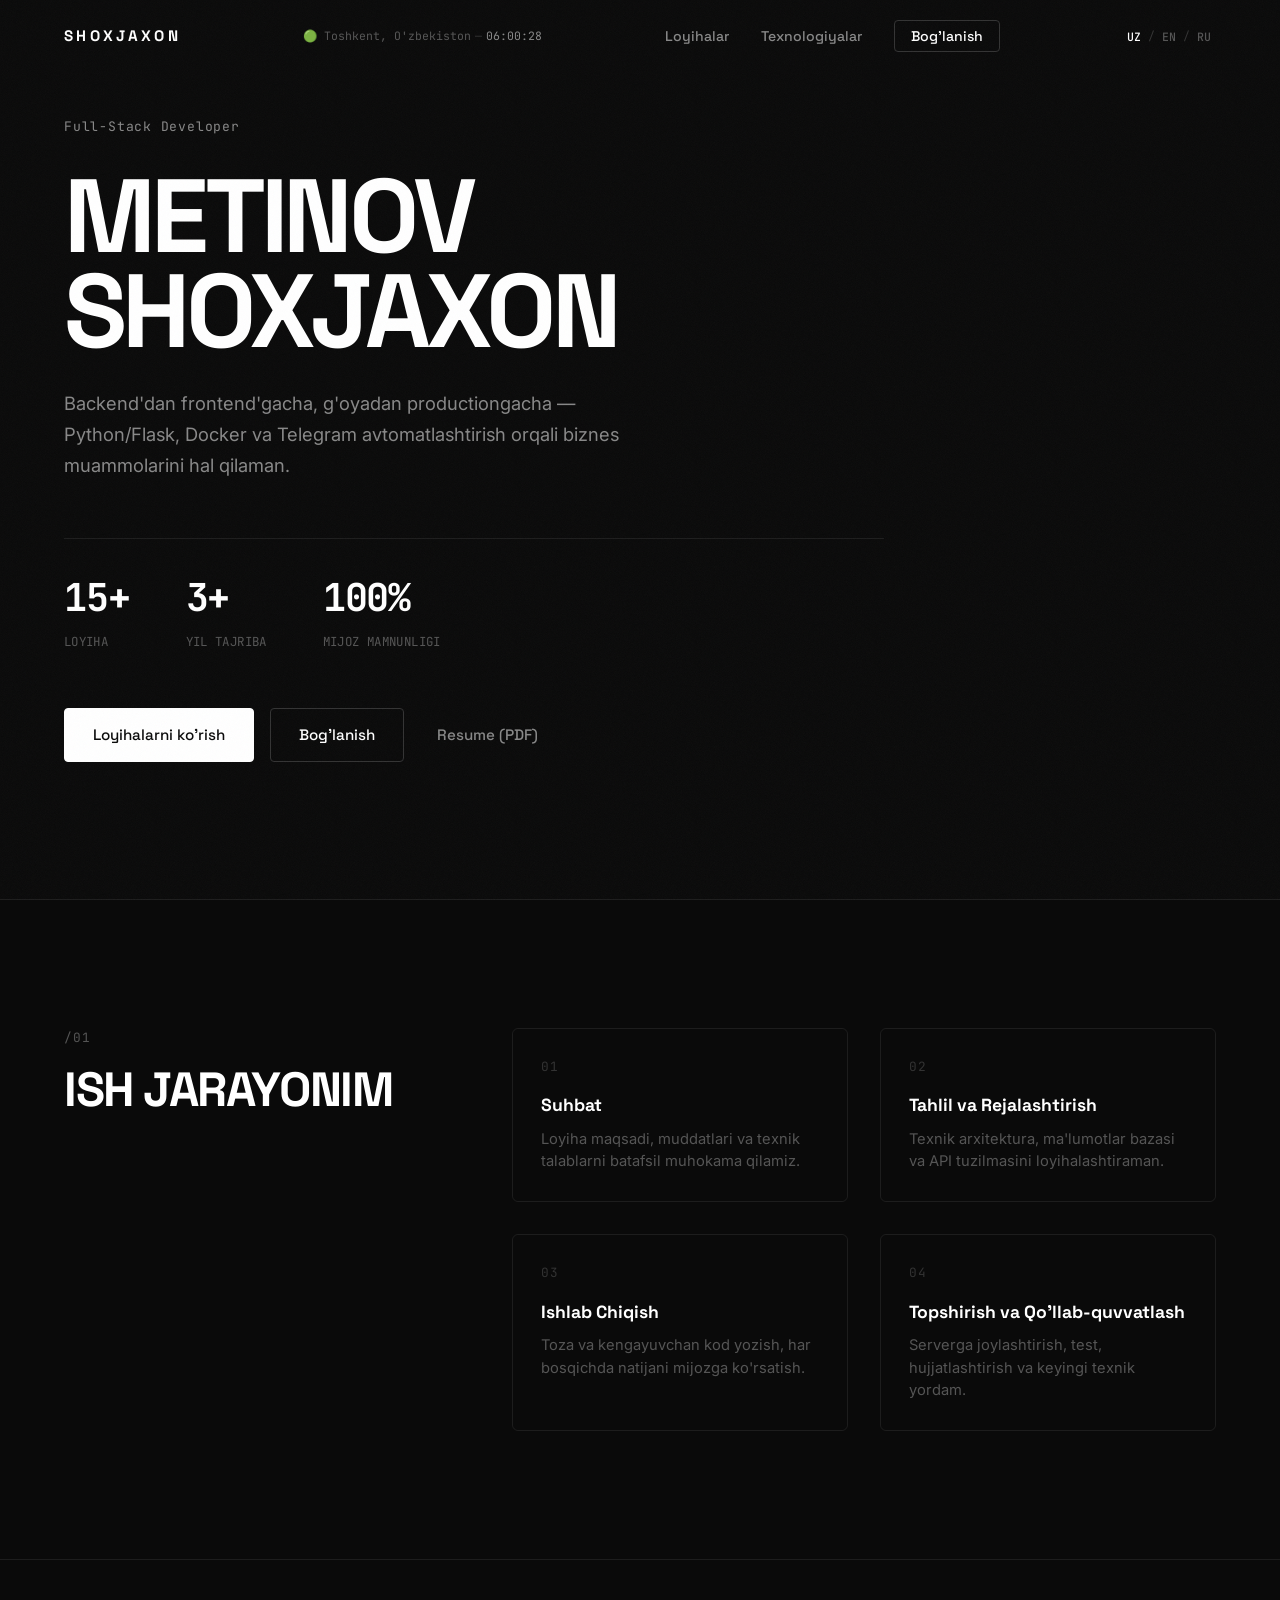
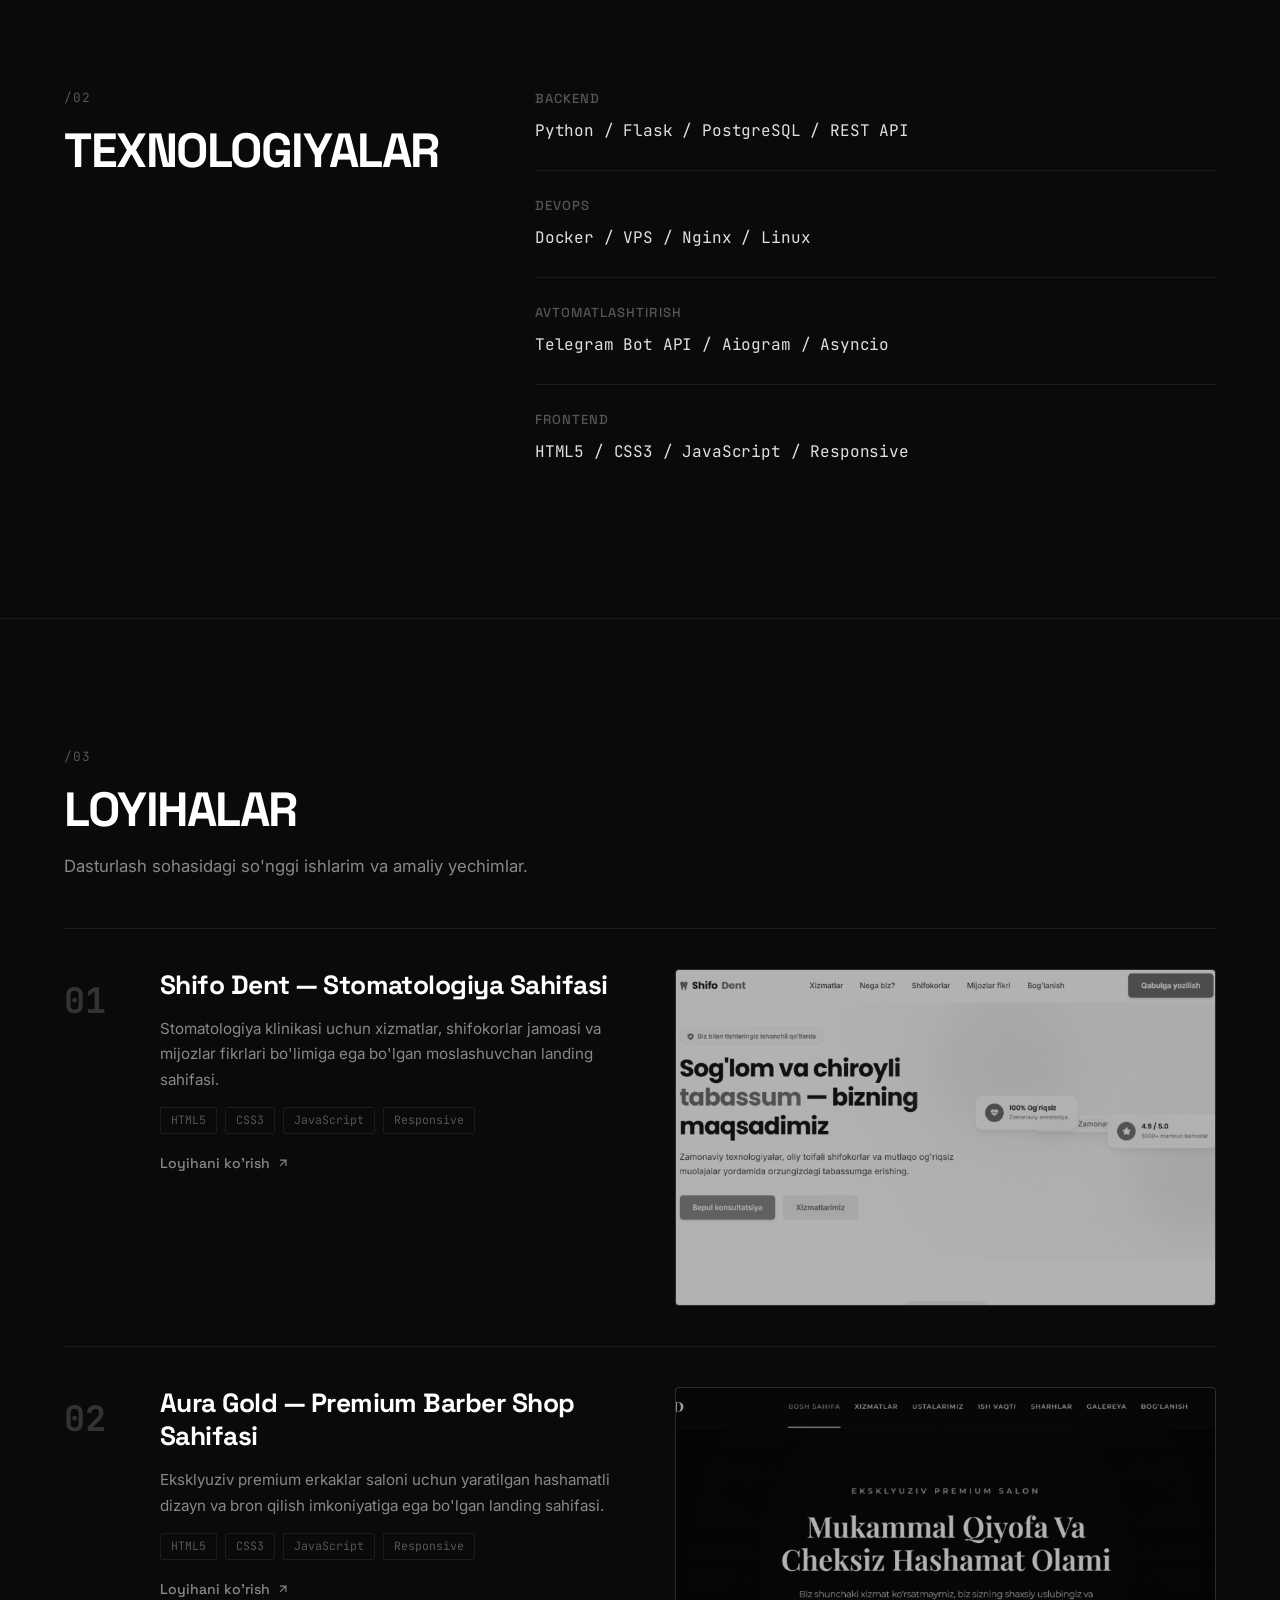
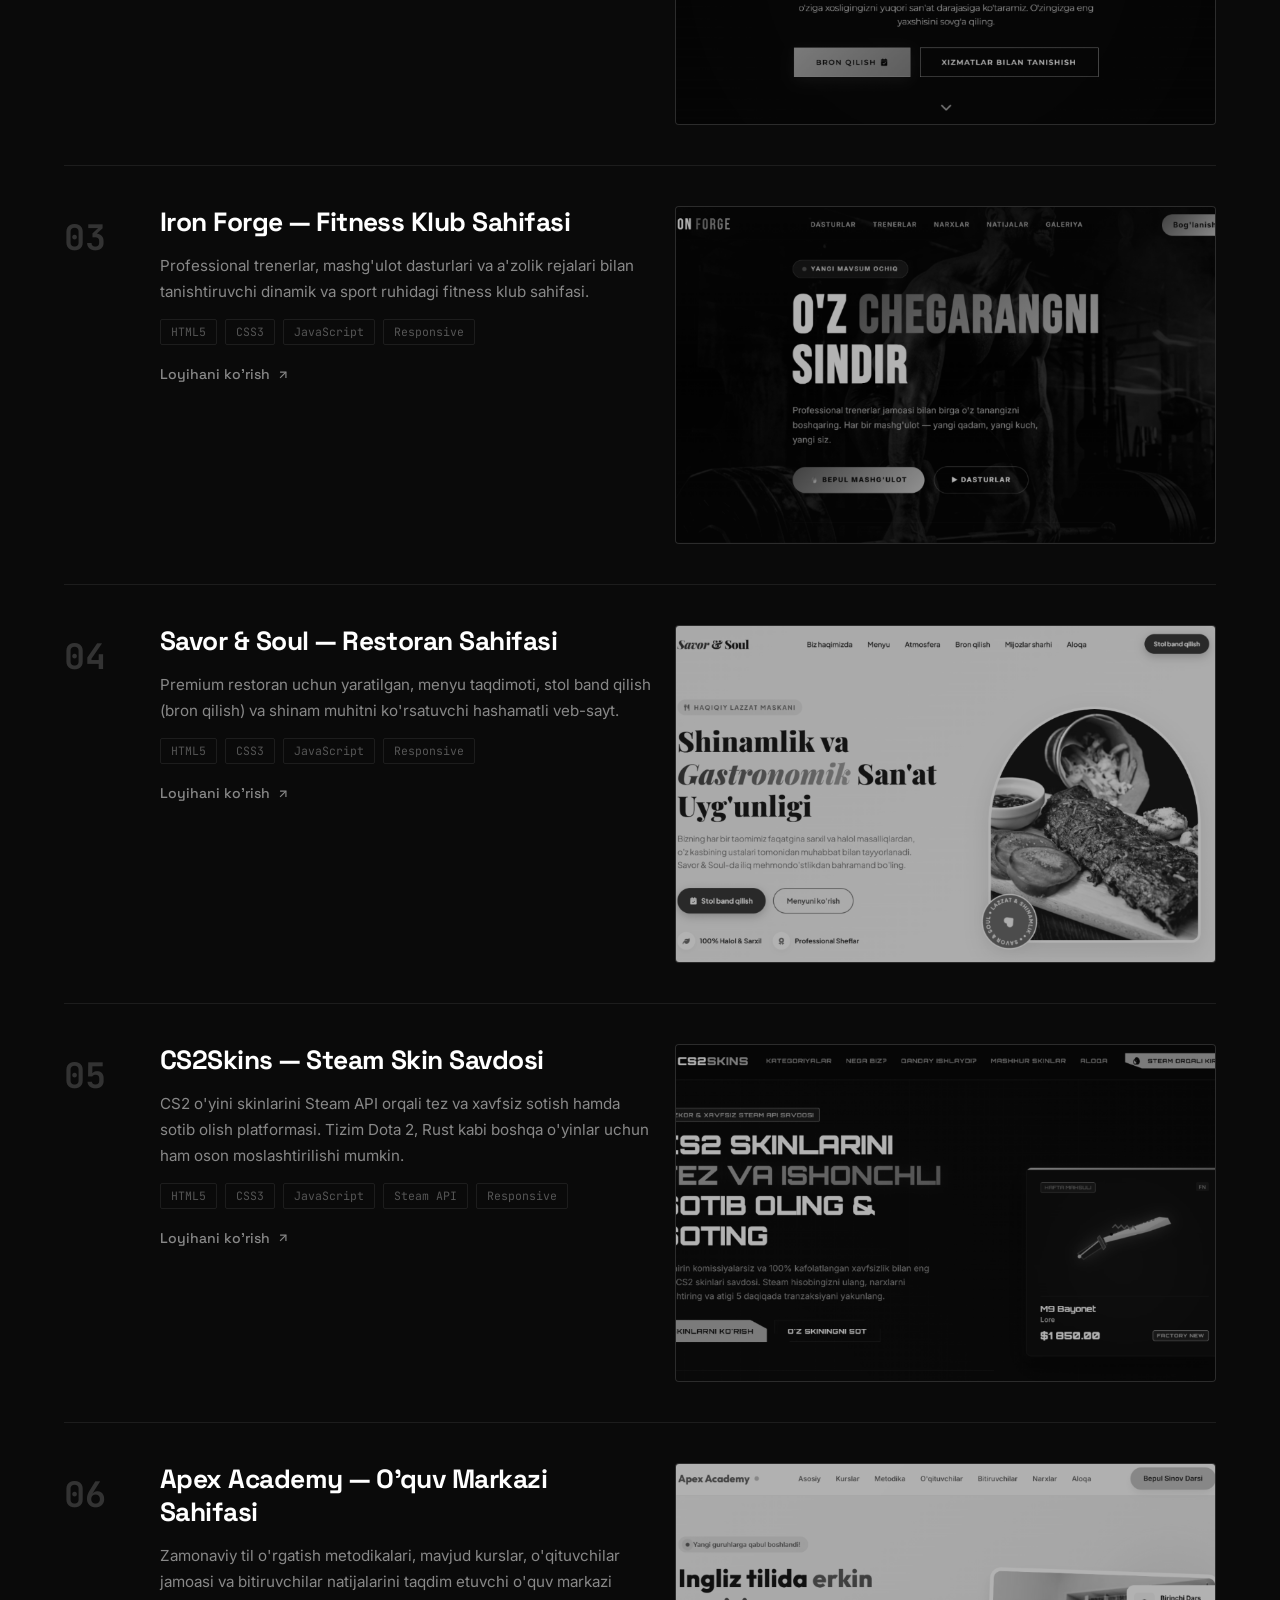
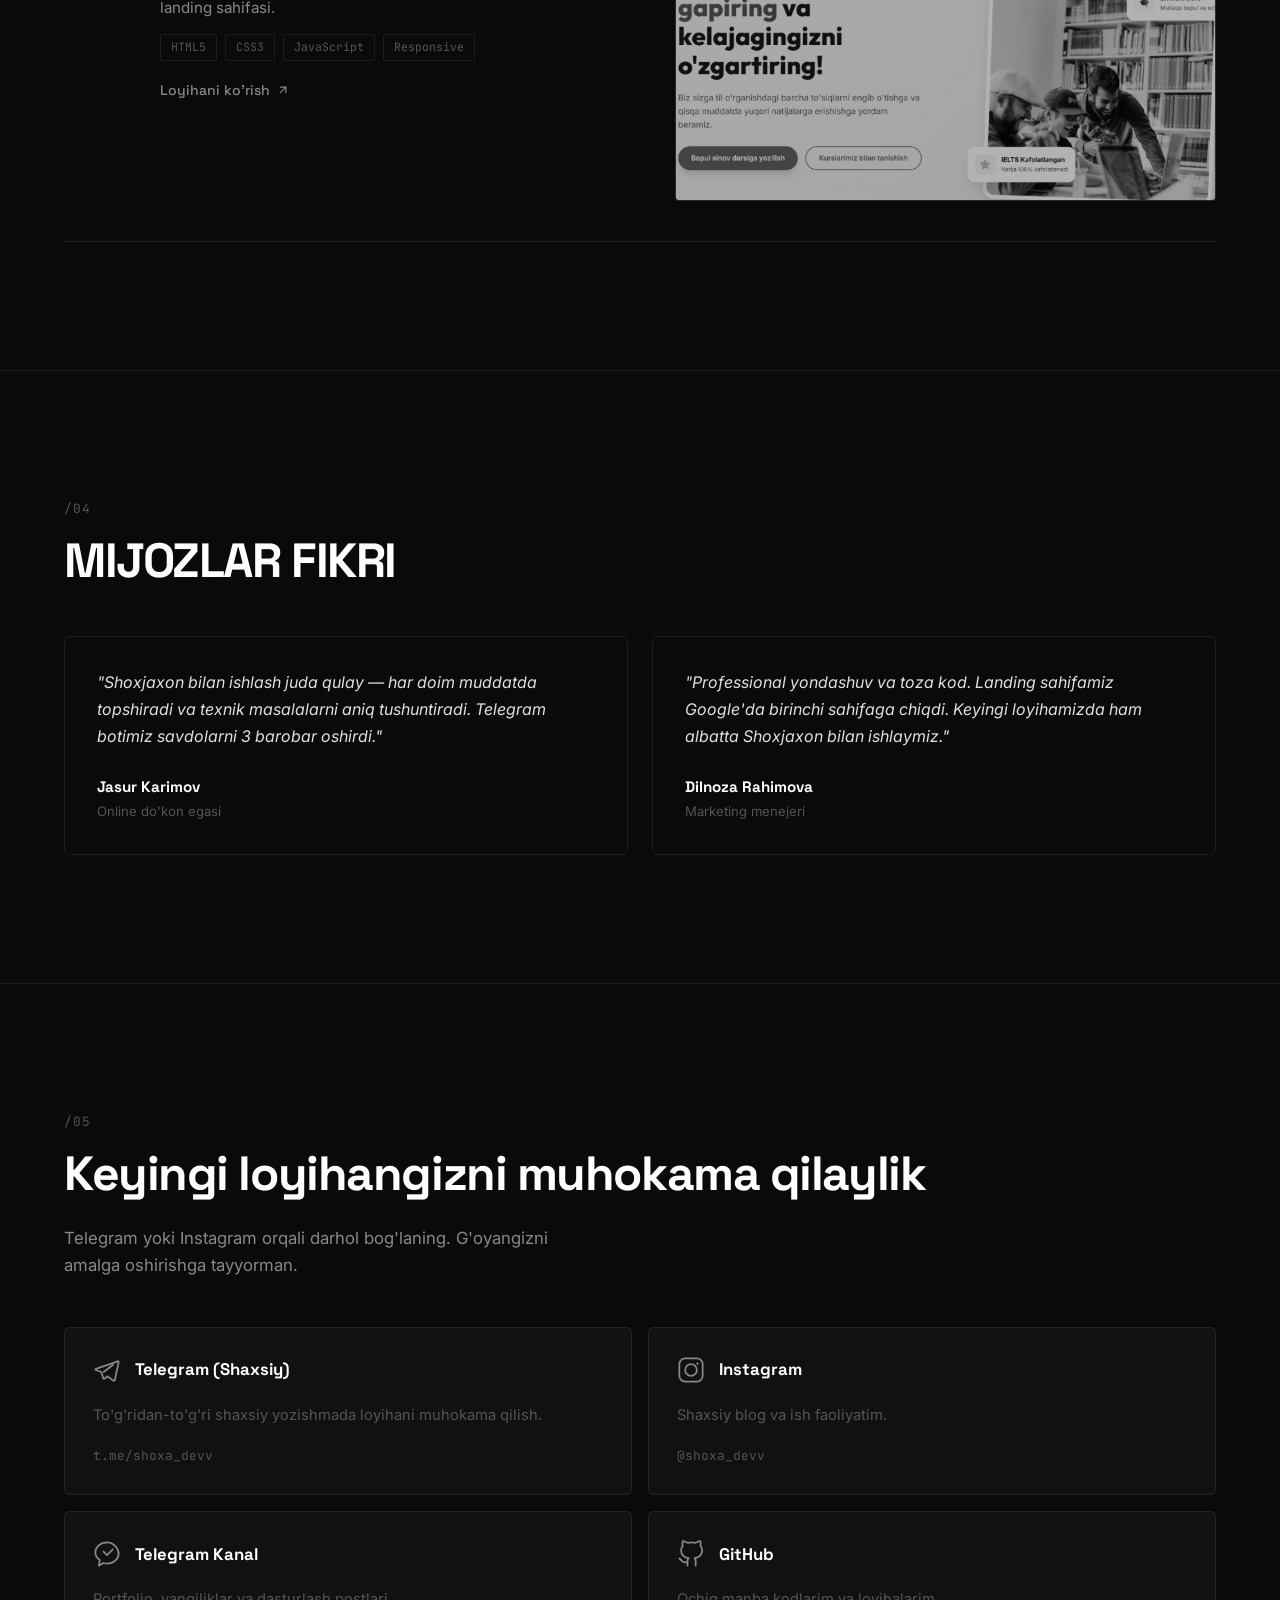
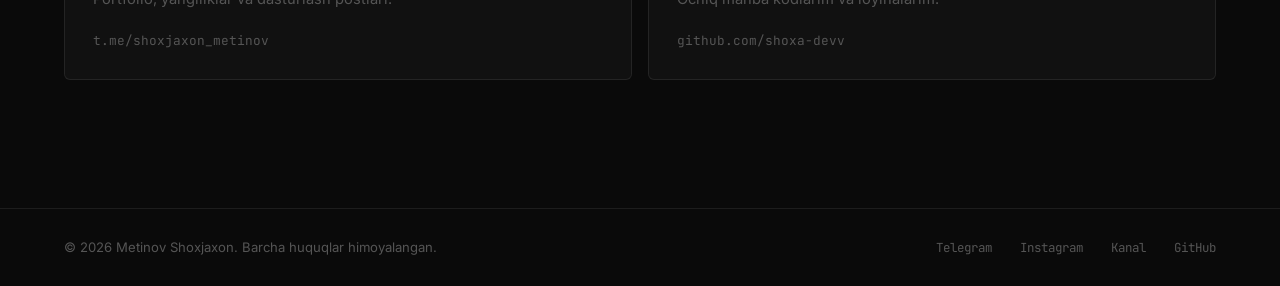
<file: index.html>
<!DOCTYPE html>
<html lang="uz">
<head>
  <meta charset="UTF-8">
  <meta name="viewport" content="width=device-width, initial-scale=1.0">
  <meta name="description" content="Metinov Shoxjaxon — Full-Stack Developer. Python, Flask, Docker, Telegram Bot.">
  <title>Metinov Shoxjaxon | Full-Stack Developer</title>
  <link rel="icon" type="image/svg+xml" href="data:image/svg+xml,%3Csvg xmlns='http://www.w3.org/2000/svg' viewBox='0 0 32 32'%3E%3Crect width='32' height='32' rx='6' fill='%230a0a0a'/%3E%3Ctext x='50%25' y='54%25' dominant-baseline='middle' text-anchor='middle' fill='white' font-family='sans-serif' font-weight='700' font-size='18'%3ES%3C/text%3E%3C/svg%3E">
  <meta name="theme-color" content="#0a0a0a">
  <link rel="preconnect" href="https://fonts.googleapis.com">
  <link rel="preconnect" href="https://fonts.gstatic.com" crossorigin>
  <link href="https://fonts.googleapis.com/css2?family=Inter:wght@400;500;600&family=JetBrains+Mono:wght@400;500;700&family=Space+Grotesk:wght@500;700&display=swap" rel="stylesheet">
  <link rel="stylesheet" href="style.css">
</head>
<body>

  <!-- ========== HEADER ========== -->
  <header class="header" id="header">
    <div class="container header-inner">
      <a href="#home" class="logo">SHOXJAXON</a>

      <div class="header-meta mono">
        <span id="location-label" data-i18n="location">🟢 Toshkent, O'zbekiston</span>
        <span class="meta-sep">—</span>
        <span id="clock">00:00:00</span>
      </div>

      <nav class="nav" id="nav">
        <ul class="nav-list">
          <li><a href="#projects" class="nav-link" data-i18n="nav_projects">Loyihalar</a></li>
          <li><a href="#stack" class="nav-link" data-i18n="nav_stack">Texnologiyalar</a></li>
          <li><a href="#contact" class="nav-link nav-cta" data-i18n="nav_contact">Bog'lanish</a></li>
        </ul>
        <div class="lang-switch mobile-lang">
          <button class="lang-btn active" data-lang="uz">UZ</button>
          <span class="lang-sep">/</span>
          <button class="lang-btn" data-lang="en">EN</button>
          <span class="lang-sep">/</span>
          <button class="lang-btn" data-lang="ru">RU</button>
        </div>
      </nav>

      <div class="lang-switch desktop-lang">
        <button class="lang-btn active" data-lang="uz">UZ</button>
        <span class="lang-sep">/</span>
        <button class="lang-btn" data-lang="en">EN</button>
        <span class="lang-sep">/</span>
        <button class="lang-btn" data-lang="ru">RU</button>
      </div>

      <button class="burger" id="burger" aria-label="Menu" aria-expanded="false">
        <span></span><span></span>
      </button>
    </div>
  </header>

  <!-- ========== HERO ========== -->
  <section class="hero" id="home">
    <div class="container">
      <div class="hero-inner">
        <span class="hero-label mono anim-up anim-d1" data-i18n="hero_badge">Full-Stack Developer</span>
        <h1 class="hero-title anim-up anim-d2" data-i18n="hero_title">METINOV SHOXJAXON</h1>
        <p class="hero-desc anim-up anim-d3" data-i18n="hero_desc">Backend'dan frontend'gacha, g'oyadan productiongacha — Python/Flask, Docker va Telegram avtomatlashtirish orqali biznes muammolarini hal qilaman.</p>

        <div class="stats anim-up anim-d4">
          <div class="stat">
            <span class="stat-value mono" data-i18n="stat1_val">15+</span>
            <span class="stat-key mono" data-i18n="stat1_key">loyiha</span>
          </div>
          <div class="stat">
            <span class="stat-value mono" data-i18n="stat2_val">3+</span>
            <span class="stat-key mono" data-i18n="stat2_key">yil tajriba</span>
          </div>
          <div class="stat">
            <span class="stat-value mono" data-i18n="stat3_val">100%</span>
            <span class="stat-key mono" data-i18n="stat3_key">mijoz mamnunligi</span>
          </div>
        </div>

        <div class="hero-ctas anim-up anim-d5">
          <a href="#projects" class="btn btn-solid" data-i18n="cta_projects">Loyihalarni ko'rish</a>
          <a href="#contact" class="btn btn-outline" data-i18n="cta_contact">Bog'lanish</a>
          <a href="resume.html" target="_blank" rel="noopener noreferrer" class="btn btn-ghost" data-i18n="cta_resume">
            <svg width="16" height="16" viewBox="0 0 24 24" fill="none" stroke="currentColor" stroke-width="2"><path d="M12 5v14M5 12l7 7 7-7"/></svg>
            Resume (PDF)
          </a>
        </div>
      </div>
    </div>
  </section>

  <!-- ========== PROCESS ========== -->
  <section class="section" id="process">
    <div class="container">
      <div class="two-col">
        <div class="col-left reveal">
          <span class="sec-num mono">/01</span>
          <h2 class="sec-title" data-i18n="process_title">Ish Jarayonim</h2>
        </div>
        <div class="col-right reveal reveal-d1">
          <div class="process-steps">
            <div class="step">
              <span class="step-num mono">01</span>
              <h3 class="step-name" data-i18n="step1_name">Suhbat</h3>
              <p class="step-desc" data-i18n="step1_desc">Loyiha maqsadi, muddatlari va texnik talablarni batafsil muhokama qilamiz.</p>
            </div>
            <div class="step">
              <span class="step-num mono">02</span>
              <h3 class="step-name" data-i18n="step2_name">Tahlil va Rejalashtirish</h3>
              <p class="step-desc" data-i18n="step2_desc">Texnik arxitektura, ma'lumotlar bazasi va API tuzilmasini loyihalashtiraman.</p>
            </div>
            <div class="step">
              <span class="step-num mono">03</span>
              <h3 class="step-name" data-i18n="step3_name">Ishlab Chiqish</h3>
              <p class="step-desc" data-i18n="step3_desc">Toza va kengayuvchan kod yozish, har bosqichda natijani mijozga ko'rsatish.</p>
            </div>
            <div class="step">
              <span class="step-num mono">04</span>
              <h3 class="step-name" data-i18n="step4_name">Topshirish va Qo'llab-quvvatlash</h3>
              <p class="step-desc" data-i18n="step4_desc">Serverga joylashtirish, test, hujjatlashtirish va keyingi texnik yordam.</p>
            </div>
          </div>
        </div>
      </div>
    </div>
  </section>

  <!-- ========== STACK ========== -->
  <section class="section" id="stack">
    <div class="container">
      <div class="two-col">
        <div class="col-left reveal">
          <span class="sec-num mono">/02</span>
          <h2 class="sec-title" data-i18n="stack_title">Texnologiyalar</h2>
        </div>
        <div class="col-right reveal reveal-d1">
          <div class="cat">
            <h3 class="cat-label" data-i18n="stack_backend">Backend</h3>
            <p class="cat-items mono">Python / Flask / PostgreSQL / REST API</p>
          </div>
          <div class="cat">
            <h3 class="cat-label" data-i18n="stack_devops">DevOps</h3>
            <p class="cat-items mono">Docker / VPS / Nginx / Linux</p>
          </div>
          <div class="cat">
            <h3 class="cat-label" data-i18n="stack_auto">Avtomatlashtirish</h3>
            <p class="cat-items mono">Telegram Bot API / Aiogram / Asyncio</p>
          </div>
          <div class="cat">
            <h3 class="cat-label" data-i18n="stack_frontend">Frontend</h3>
            <p class="cat-items mono">HTML5 / CSS3 / JavaScript / Responsive</p>
          </div>
        </div>
      </div>
    </div>
  </section>

  <!-- ========== PROJECTS ========== -->
  <section class="section" id="projects">
    <div class="container">
      <div class="reveal">
        <span class="sec-num mono">/03</span>
        <h2 class="sec-title" data-i18n="projects_title">Loyihalar</h2>
        <p class="sec-sub" data-i18n="projects_sub">Dasturlash sohasidagi so'nggi ishlarim va amaliy yechimlar.</p>
      </div>
      <div id="projects-list" class="projects-list"></div>
    </div>
  </section>

  <!-- ========== TESTIMONIALS ========== -->
  <section class="section" id="testimonials">
    <div class="container">
      <div class="reveal">
        <span class="sec-num mono">/04</span>
        <h2 class="sec-title" data-i18n="test_title">Mijozlar Fikri</h2>
      </div>
      <div class="test-grid" id="testimonials-list"></div>
    </div>
  </section>

  <!-- ========== CONTACT ========== -->
  <section class="section section--no-border" id="contact">
    <div class="container">
      <div class="reveal">
        <span class="sec-num mono">/05</span>
        <h2 class="contact-heading" data-i18n="contact_title">Keyingi loyihangizni muhokama qilaylik</h2>
        <p class="sec-sub" data-i18n="contact_desc">Telegram yoki Instagram orqali darhol bog'laning. G'oyangizni amalga oshirishga tayyorman.</p>
      </div>
      <div class="contact-cards">
        <a href="https://t.me/shoxa_devv" target="_blank" rel="noopener noreferrer" class="c-card reveal">
          <div class="c-card-top">
            <svg class="c-icon" viewBox="0 0 24 24" fill="none" stroke="currentColor" stroke-width="1.5" stroke-linecap="round" stroke-linejoin="round"><path d="M21.2 4.6 2.5 11.1c-.6.2-.6.7 0 .9l4.6 1.7 1.8 5.6c.1.4.6.5.9.2l2.6-2.1 5 3.7c.5.4 1.2.1 1.3-.5L22 5.5c.2-.7-.4-1.2-.8-.9z"/><path d="m9.1 13.7 8.1-6.2"/></svg>
            <h3 class="c-card-name" data-i18n="tg_dm_name">Telegram (Shaxsiy)</h3>
          </div>
          <p class="c-card-text" data-i18n="tg_dm_text">To'g'ridan-to'g'ri shaxsiy yozishmada loyihani muhokama qilish.</p>
          <span class="c-card-url mono">t.me/shoxa_devv</span>
        </a>
        <a href="https://www.instagram.com/shoxa_devv?igsh=MWJ1Z2ZndDg5Z2M1bQ%3D%3D&utm_source=qr" target="_blank" rel="noopener noreferrer" class="c-card reveal reveal-d1">
          <div class="c-card-top">
            <svg class="c-icon" viewBox="0 0 24 24" fill="none" stroke="currentColor" stroke-width="1.5" stroke-linecap="round" stroke-linejoin="round"><rect x="2" y="2" width="20" height="20" rx="5"/><circle cx="12" cy="12" r="5"/><circle cx="17.5" cy="6.5" r="1" fill="currentColor" stroke="none"/></svg>
            <h3 class="c-card-name" data-i18n="insta_name">Instagram</h3>
          </div>
          <p class="c-card-text" data-i18n="insta_text">Shaxsiy blog va ish faoliyatim.</p>
          <span class="c-card-url mono">@shoxa_devv</span>
        </a>
        <a href="https://t.me/shoxjaxon_metinov" target="_blank" rel="noopener noreferrer" class="c-card reveal reveal-d2">
          <div class="c-card-top">
            <svg class="c-icon" viewBox="0 0 24 24" fill="none" stroke="currentColor" stroke-width="1.5" stroke-linecap="round" stroke-linejoin="round"><path d="M12 2C6.48 2 2 6 2 10.5c0 2.7 1.5 5.1 3.8 6.7L5 22l3.8-2.3c1 .3 2.1.5 3.2.5 5.52 0 10-4 10-8.5S17.52 2 12 2z"/><path d="m9 10 3 3 5-5"/></svg>
            <h3 class="c-card-name" data-i18n="chan_name">Telegram Kanal</h3>
          </div>
          <p class="c-card-text" data-i18n="chan_text">Portfolio, yangiliklar va dasturlash postlari.</p>
          <span class="c-card-url mono">t.me/shoxjaxon_metinov</span>
        </a>
        <a href="https://github.com/shoxa-devv" target="_blank" rel="noopener noreferrer" class="c-card reveal reveal-d1">
          <div class="c-card-top">
            <svg class="c-icon" viewBox="0 0 24 24" fill="none" stroke="currentColor" stroke-width="1.5" stroke-linecap="round" stroke-linejoin="round"><path d="M9 19c-5 1.5-5-2.5-7-3m14 6v-3.87a3.37 3.37 0 0 0-.94-2.61c3.14-.35 6.44-1.54 6.44-7A5.44 5.44 0 0 0 20 4.77 5.07 5.07 0 0 0 19.91 1S18.73.65 16 2.48a13.38 13.38 0 0 0-7 0C6.27.65 5.09 1 5.09 1A5.07 5.07 0 0 0 5 4.77a5.44 5.44 0 0 0-1.5 3.78c0 5.42 3.3 6.61 6.44 7A3.37 3.37 0 0 0 9 18.13V22"/></svg>
            <h3 class="c-card-name">GitHub</h3>
          </div>
          <p class="c-card-text" data-i18n="github_text">Ochiq manba kodlarim va loyihalarim.</p>
          <span class="c-card-url mono">github.com/shoxa-devv</span>
        </a>
      </div>
    </div>
  </section>

  <!-- ========== BACK TO TOP ========== -->
  <button class="back-top" id="back-top" aria-label="Tepaga">
    <svg width="18" height="18" viewBox="0 0 24 24" fill="none" stroke="currentColor" stroke-width="2"><path d="M12 19V5M5 12l7-7 7 7"/></svg>
  </button>

  <!-- ========== FOOTER ========== -->
  <footer class="footer">
    <div class="container footer-inner">
      <span class="footer-copy">&copy; 2026 Metinov Shoxjaxon. <span data-i18n="footer_rights">Barcha huquqlar himoyalangan.</span></span>
      <div class="footer-links">
        <a href="https://t.me/shoxa_devv" target="_blank" rel="noopener noreferrer">Telegram</a>
        <a href="https://www.instagram.com/shoxa_devv?igsh=MWJ1Z2ZndDg5Z2M1bQ%3D%3D&utm_source=qr" target="_blank" rel="noopener noreferrer">Instagram</a>
        <a href="https://t.me/shoxjaxon_metinov" target="_blank" rel="noopener noreferrer" data-i18n="footer_channel">Kanal</a>
        <a href="https://github.com/shoxa-devv" target="_blank" rel="noopener noreferrer">GitHub</a>
      </div>
    </div>
  </footer>

  <script src="script.js"></script>
</body>
</html>
</file>
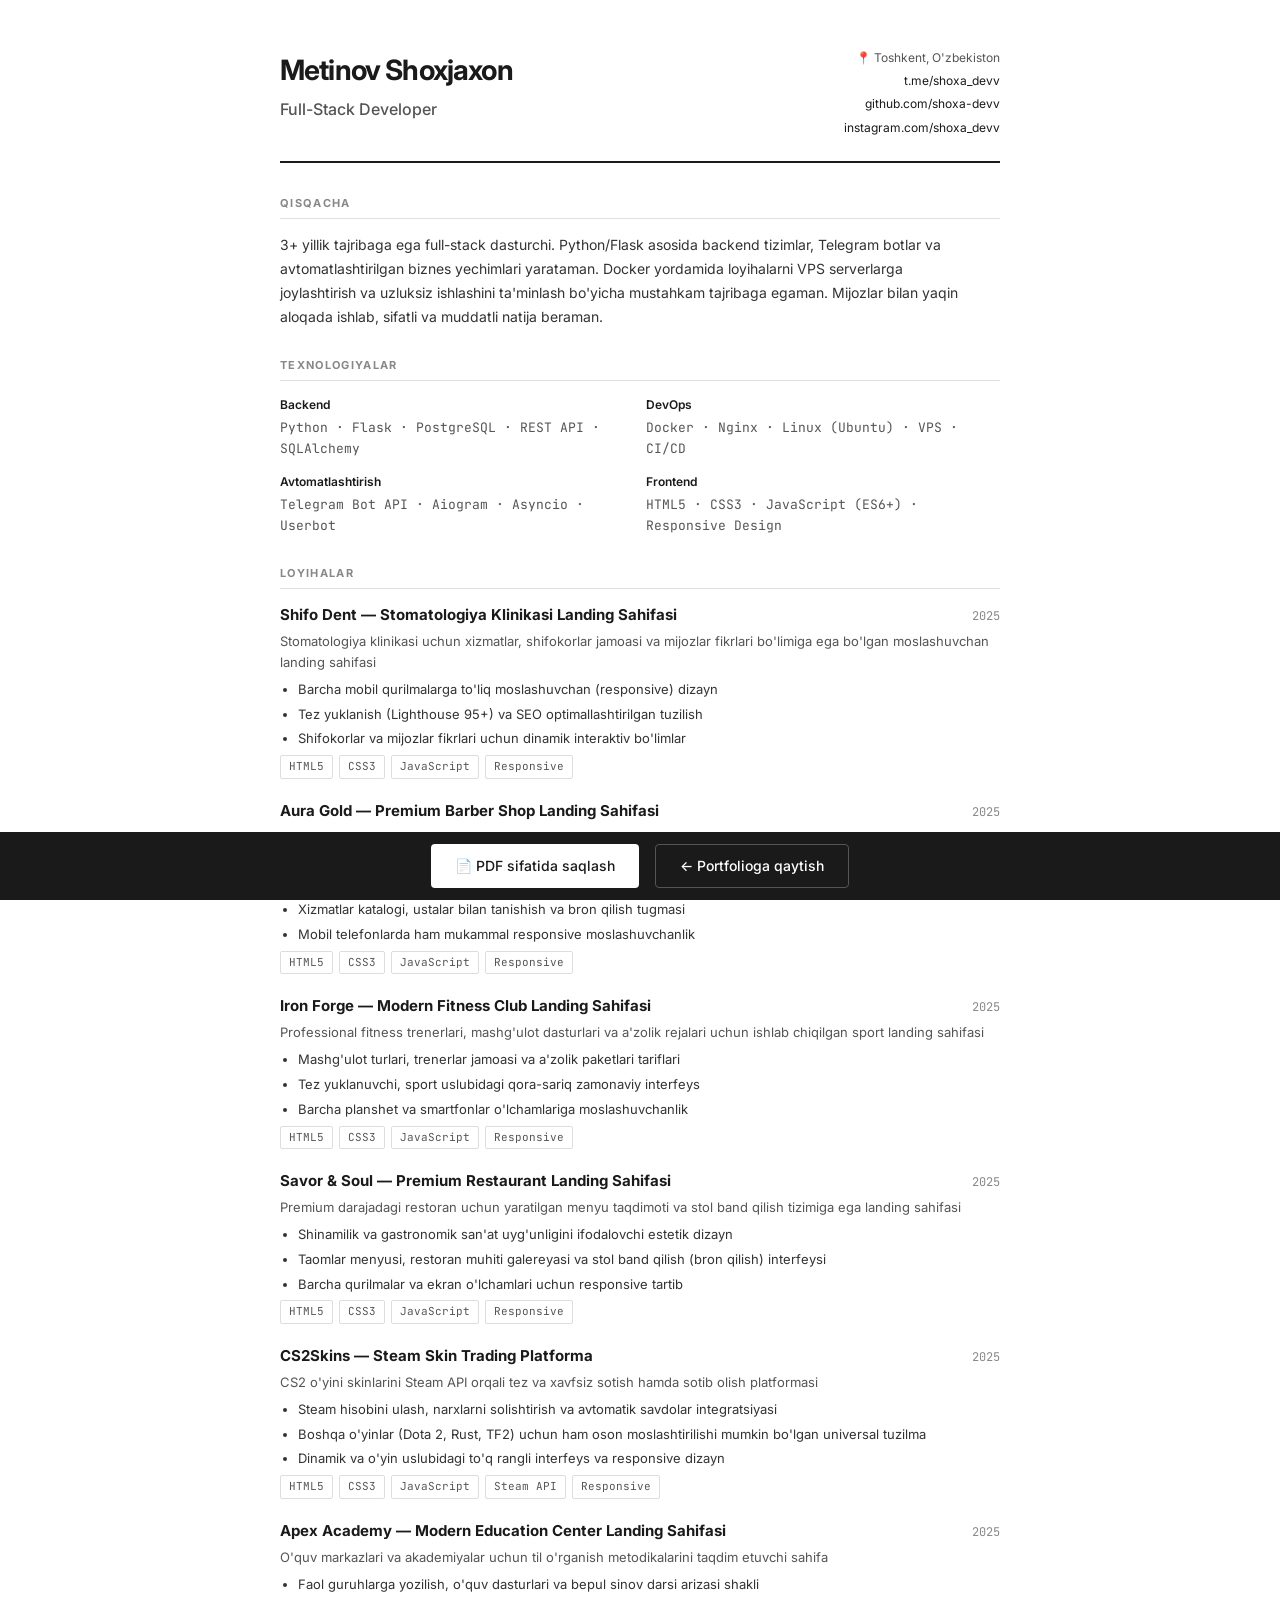
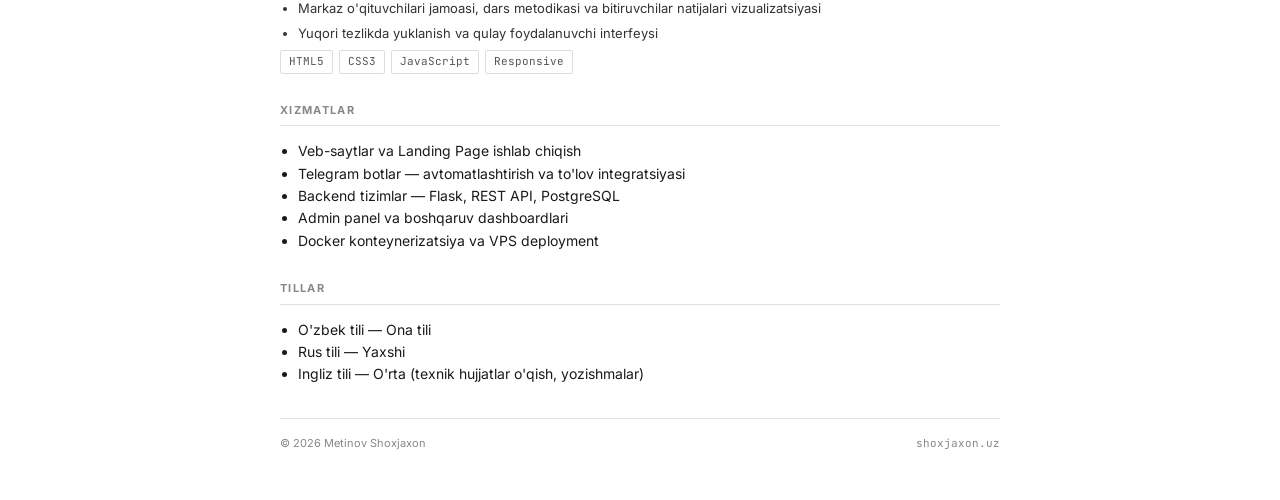
<file: resume.html>
<!DOCTYPE html>
<html lang="uz">
<head>
  <meta charset="UTF-8">
  <meta name="viewport" content="width=device-width, initial-scale=1.0">
  <title>Metinov Shoxjaxon — Resume</title>
  <link rel="icon" type="image/svg+xml" href="data:image/svg+xml,%3Csvg xmlns='http://www.w3.org/2000/svg' viewBox='0 0 32 32'%3E%3Crect width='32' height='32' rx='6' fill='%230a0a0a'/%3E%3Ctext x='50%25' y='54%25' dominant-baseline='middle' text-anchor='middle' fill='white' font-family='sans-serif' font-weight='700' font-size='18'%3ES%3C/text%3E%3C/svg%3E">
  <link rel="preconnect" href="https://fonts.googleapis.com">
  <link rel="preconnect" href="https://fonts.gstatic.com" crossorigin>
  <link href="https://fonts.googleapis.com/css2?family=Inter:wght@400;500;600;700&family=JetBrains+Mono:wght@400;500&display=swap" rel="stylesheet">
  <style>
    *{box-sizing:border-box;margin:0;padding:0}
    html{-webkit-print-color-adjust:exact;print-color-adjust:exact}
    body{font-family:'Inter',sans-serif;font-size:14px;line-height:1.6;color:#1a1a1a;background:#fff;max-width:800px;margin:0 auto;padding:48px 40px}
    .mono{font-family:'JetBrains Mono',monospace}

    /* Header */
    .r-header{display:flex;justify-content:space-between;align-items:flex-start;margin-bottom:32px;padding-bottom:24px;border-bottom:2px solid #1a1a1a}
    .r-name{font-size:28px;font-weight:700;letter-spacing:-.03em;margin-bottom:4px}
    .r-role{font-size:16px;color:#555;font-weight:500}
    .r-contacts{text-align:right;font-size:12px;color:#555;display:flex;flex-direction:column;gap:4px}
    .r-contacts a{color:#1a1a1a;text-decoration:none}
    .r-contacts a:hover{text-decoration:underline}

    /* Sections */
    .r-section{margin-bottom:28px}
    .r-section-title{font-size:11px;font-weight:700;text-transform:uppercase;letter-spacing:.12em;color:#888;margin-bottom:14px;padding-bottom:6px;border-bottom:1px solid #e0e0e0}

    /* Summary */
    .r-summary{font-size:14px;color:#333;line-height:1.7;max-width:680px}

    /* Skills grid */
    .r-skills{display:grid;grid-template-columns:1fr 1fr;gap:12px}
    .r-skill-cat{font-size:12px;font-weight:600;color:#1a1a1a;margin-bottom:4px}
    .r-skill-list{font-size:13px;color:#555}

    /* Experience / Projects */
    .r-entry{margin-bottom:20px}
    .r-entry-header{display:flex;justify-content:space-between;align-items:baseline;margin-bottom:4px}
    .r-entry-title{font-size:15px;font-weight:700}
    .r-entry-meta{font-size:12px;color:#888}
    .r-entry-sub{font-size:13px;color:#555;margin-bottom:6px}
    .r-entry-tags{display:flex;flex-wrap:wrap;gap:6px;margin-top:6px}
    .r-tag{font-family:'JetBrains Mono',monospace;font-size:11px;color:#555;border:1px solid #ddd;padding:2px 8px;border-radius:2px}
    .r-entry ul{padding-left:18px;margin-top:6px}
    .r-entry li{font-size:13px;color:#333;margin-bottom:4px}

    /* Footer */
    .r-footer{margin-top:32px;padding-top:16px;border-top:1px solid #e0e0e0;font-size:11px;color:#888;display:flex;justify-content:space-between}

    /* Print button */
    .print-bar{position:fixed;bottom:0;left:0;right:0;background:#1a1a1a;padding:12px 24px;display:flex;justify-content:center;gap:16px;z-index:10}
    .print-btn{font-family:'Inter',sans-serif;font-size:14px;font-weight:500;padding:10px 24px;border-radius:4px;cursor:pointer;border:none}
    .print-btn-primary{background:#fff;color:#1a1a1a}
    .print-btn-secondary{background:transparent;color:#fff;border:1px solid #555}
    .print-btn:hover{opacity:.85}

    @media print{
      body{padding:24px 0;font-size:12px}
      .print-bar{display:none}
      .r-header{margin-bottom:20px;padding-bottom:16px}
      .r-section{margin-bottom:18px}
    }

    @media(max-width:600px){
      body{padding:24px 16px 80px}
      .r-header{flex-direction:column;gap:12px}
      .r-contacts{text-align:left}
      .r-skills{grid-template-columns:1fr}
    }
  </style>
</head>
<body>

  <header class="r-header">
    <div>
      <h1 class="r-name">Metinov Shoxjaxon</h1>
      <p class="r-role">Full-Stack Developer</p>
    </div>
    <div class="r-contacts">
      <span>📍 Toshkent, O'zbekiston</span>
      <a href="https://t.me/shoxa_devv" target="_blank" rel="noopener noreferrer">t.me/shoxa_devv</a>
      <a href="https://github.com/shoxa-devv" target="_blank" rel="noopener noreferrer">github.com/shoxa-devv</a>
      <a href="https://www.instagram.com/shoxa_devv" target="_blank" rel="noopener noreferrer">instagram.com/shoxa_devv</a>
    </div>
  </header>

  <section class="r-section">
    <h2 class="r-section-title">Qisqacha</h2>
    <p class="r-summary">
      3+ yillik tajribaga ega full-stack dasturchi. Python/Flask asosida backend tizimlar, Telegram botlar va avtomatlashtirilgan biznes yechimlari yarataman. Docker yordamida loyihalarni VPS serverlarga joylashtirish va uzluksiz ishlashini ta'minlash bo'yicha mustahkam tajribaga egaman. Mijozlar bilan yaqin aloqada ishlab, sifatli va muddatli natija beraman.
    </p>
  </section>

  <section class="r-section">
    <h2 class="r-section-title">Texnologiyalar</h2>
    <div class="r-skills">
      <div>
        <p class="r-skill-cat">Backend</p>
        <p class="r-skill-list mono">Python · Flask · PostgreSQL · REST API · SQLAlchemy</p>
      </div>
      <div>
        <p class="r-skill-cat">DevOps</p>
        <p class="r-skill-list mono">Docker · Nginx · Linux (Ubuntu) · VPS · CI/CD</p>
      </div>
      <div>
        <p class="r-skill-cat">Avtomatlashtirish</p>
        <p class="r-skill-list mono">Telegram Bot API · Aiogram · Asyncio · Userbot</p>
      </div>
      <div>
        <p class="r-skill-cat">Frontend</p>
        <p class="r-skill-list mono">HTML5 · CSS3 · JavaScript (ES6+) · Responsive Design</p>
      </div>
    </div>
  </section>

  <section class="r-section">
    <h2 class="r-section-title">Loyihalar</h2>

    <div class="r-entry">
      <div class="r-entry-header">
        <span class="r-entry-title">Shifo Dent — Stomatologiya Klinikasi Landing Sahifasi</span>
        <span class="r-entry-meta mono">2025</span>
      </div>
      <p class="r-entry-sub">Stomatologiya klinikasi uchun xizmatlar, shifokorlar jamoasi va mijozlar fikrlari bo'limiga ega bo'lgan moslashuvchan landing sahifasi</p>
      <ul>
        <li>Barcha mobil qurilmalarga to'liq moslashuvchan (responsive) dizayn</li>
        <li>Tez yuklanish (Lighthouse 95+) va SEO optimallashtirilgan tuzilish</li>
        <li>Shifokorlar va mijozlar fikrlari uchun dinamik interaktiv bo'limlar</li>
      </ul>
      <div class="r-entry-tags">
        <span class="r-tag">HTML5</span><span class="r-tag">CSS3</span><span class="r-tag">JavaScript</span><span class="r-tag">Responsive</span>
      </div>
    </div>

    <div class="r-entry">
      <div class="r-entry-header">
        <span class="r-entry-title">Aura Gold — Premium Barber Shop Landing Sahifasi</span>
        <span class="r-entry-meta mono">2025</span>
      </div>
      <p class="r-entry-sub">Eksklyuziv premium erkaklar saloni uchun yaratilgan hashamatli dizayn va bron qilish imkoniyatiga ega landing sahifasi</p>
      <ul>
        <li>Aura Gold premium uslubiga mos keladigan hashamatli qorong'u interfeys dizayni</li>
        <li>Xizmatlar katalogi, ustalar bilan tanishish va bron qilish tugmasi</li>
        <li>Mobil telefonlarda ham mukammal responsive moslashuvchanlik</li>
      </ul>
      <div class="r-entry-tags">
        <span class="r-tag">HTML5</span><span class="r-tag">CSS3</span><span class="r-tag">JavaScript</span><span class="r-tag">Responsive</span>
      </div>
    </div>

    <div class="r-entry">
      <div class="r-entry-header">
        <span class="r-entry-title">Iron Forge — Modern Fitness Club Landing Sahifasi</span>
        <span class="r-entry-meta mono">2025</span>
      </div>
      <p class="r-entry-sub">Professional fitness trenerlari, mashg'ulot dasturlari va a'zolik rejalari uchun ishlab chiqilgan sport landing sahifasi</p>
      <ul>
        <li>Mashg'ulot turlari, trenerlar jamoasi va a'zolik paketlari tariflari</li>
        <li>Tez yuklanuvchi, sport uslubidagi qora-sariq zamonaviy interfeys</li>
        <li>Barcha planshet va smartfonlar o'lchamlariga moslashuvchanlik</li>
      </ul>
      <div class="r-entry-tags">
        <span class="r-tag">HTML5</span><span class="r-tag">CSS3</span><span class="r-tag">JavaScript</span><span class="r-tag">Responsive</span>
      </div>
    </div>

    <div class="r-entry">
      <div class="r-entry-header">
        <span class="r-entry-title">Savor & Soul — Premium Restaurant Landing Sahifasi</span>
        <span class="r-entry-meta mono">2025</span>
      </div>
      <p class="r-entry-sub">Premium darajadagi restoran uchun yaratilgan menyu taqdimoti va stol band qilish tizimiga ega landing sahifasi</p>
      <ul>
        <li>Shinamilik va gastronomik san'at uyg'unligini ifodalovchi estetik dizayn</li>
        <li>Taomlar menyusi, restoran muhiti galereyasi va stol band qilish (bron qilish) interfeysi</li>
        <li>Barcha qurilmalar va ekran o'lchamlari uchun responsive tartib</li>
      </ul>
      <div class="r-entry-tags">
        <span class="r-tag">HTML5</span><span class="r-tag">CSS3</span><span class="r-tag">JavaScript</span><span class="r-tag">Responsive</span>
      </div>
    </div>

    <div class="r-entry">
      <div class="r-entry-header">
        <span class="r-entry-title">CS2Skins — Steam Skin Trading Platforma</span>
        <span class="r-entry-meta mono">2025</span>
      </div>
      <p class="r-entry-sub">CS2 o'yini skinlarini Steam API orqali tez va xavfsiz sotish hamda sotib olish platformasi</p>
      <ul>
        <li>Steam hisobini ulash, narxlarni solishtirish va avtomatik savdolar integratsiyasi</li>
        <li>Boshqa o'yinlar (Dota 2, Rust, TF2) uchun ham oson moslashtirilishi mumkin bo'lgan universal tuzilma</li>
        <li>Dinamik va o'yin uslubidagi to'q rangli interfeys va responsive dizayn</li>
      </ul>
      <div class="r-entry-tags">
        <span class="r-tag">HTML5</span><span class="r-tag">CSS3</span><span class="r-tag">JavaScript</span><span class="r-tag">Steam API</span><span class="r-tag">Responsive</span>
      </div>
    </div>

    <div class="r-entry">
      <div class="r-entry-header">
        <span class="r-entry-title">Apex Academy — Modern Education Center Landing Sahifasi</span>
        <span class="r-entry-meta mono">2025</span>
      </div>
      <p class="r-entry-sub">O'quv markazlari va akademiyalar uchun til o'rganish metodikalarini taqdim etuvchi sahifa</p>
      <ul>
        <li>Faol guruhlarga yozilish, o'quv dasturlari va bepul sinov darsi arizasi shakli</li>
        <li>Markaz o'qituvchilari jamoasi, dars metodikasi va bitiruvchilar natijalari vizualizatsiyasi</li>
        <li>Yuqori tezlikda yuklanish va qulay foydalanuvchi interfeysi</li>
      </ul>
      <div class="r-entry-tags">
        <span class="r-tag">HTML5</span><span class="r-tag">CSS3</span><span class="r-tag">JavaScript</span><span class="r-tag">Responsive</span>
      </div>
    </div>
  </section>

  <section class="r-section">
    <h2 class="r-section-title">Xizmatlar</h2>
    <ul style="padding-left:18px">
      <li>Veb-saytlar va Landing Page ishlab chiqish</li>
      <li>Telegram botlar — avtomatlashtirish va to'lov integratsiyasi</li>
      <li>Backend tizimlar — Flask, REST API, PostgreSQL</li>
      <li>Admin panel va boshqaruv dashboardlari</li>
      <li>Docker konteynerizatsiya va VPS deployment</li>
    </ul>
  </section>

  <section class="r-section">
    <h2 class="r-section-title">Tillar</h2>
    <ul style="padding-left:18px">
      <li>O'zbek tili — Ona tili</li>
      <li>Rus tili — Yaxshi</li>
      <li>Ingliz tili — O'rta (texnik hujjatlar o'qish, yozishmalar)</li>
    </ul>
  </section>

  <footer class="r-footer">
    <span>© 2026 Metinov Shoxjaxon</span>
    <span class="mono">shoxjaxon.uz</span>
  </footer>

  <!-- Print bar -->
  <div class="print-bar">
    <button class="print-btn print-btn-primary" onclick="window.print()">📄 PDF sifatida saqlash</button>
    <a href="index.html" class="print-btn print-btn-secondary" style="text-decoration:none;display:inline-flex;align-items:center">← Portfolioga qaytish</a>
  </div>

</body>
</html>
</file>
<file: style.css>
/* ================================================
   TOKENS
   ================================================ */
:root{
  --bg:#0a0a0a;--surface:#111;--surface-h:#181818;
  --white:#fff;--g1:#e0e0e0;--g2:#888;--g3:#555;--g4:#333;--g5:#1a1a1a;
  --green:#30d158;
  --border:rgba(255,255,255,.08);--border-h:rgba(255,255,255,.25);
  --heading:'Space Grotesk',sans-serif;--body:'Inter',sans-serif;--mono:'JetBrains Mono',monospace;
  --ease:cubic-bezier(.16,1,.3,1);--dur:.25s;--hdr:72px;
}

/* ================================================
   RESET
   ================================================ */
*,*::before,*::after{box-sizing:border-box;margin:0;padding:0}
html{scroll-behavior:smooth;scroll-padding-top:var(--hdr);-webkit-text-size-adjust:100%}
body{background:var(--bg);color:var(--white);font-family:var(--body);font-size:16px;line-height:1.6;overflow-x:hidden;-webkit-font-smoothing:antialiased;position:relative}
a{color:inherit;text-decoration:none}
ul{list-style:none}
img{max-width:100%;display:block}
button{background:none;border:none;outline:none;cursor:pointer;color:inherit;font-family:inherit}
svg{display:block}
.mono{font-family:var(--mono)}

/* grain texture overlay */
body::before{content:'';position:fixed;inset:0;pointer-events:none;z-index:9998;opacity:.035;
  background-image:url("data:image/svg+xml,%3Csvg viewBox='0 0 256 256' xmlns='http://www.w3.org/2000/svg'%3E%3Cfilter id='n'%3E%3CfeTurbulence type='fractalNoise' baseFrequency='.85' numOctaves='4' stitchTiles='stitch'/%3E%3C/filter%3E%3Crect width='100%25' height='100%25' filter='url(%23n)'/%3E%3C/svg%3E");
  background-repeat:repeat;background-size:180px}

/* menu overlay */
body.menu-open{overflow:hidden}
body::after{content:'';position:fixed;inset:0;background:rgba(0,0,0,.65);z-index:99;opacity:0;pointer-events:none;transition:opacity .35s var(--ease)}
body.menu-open::after{opacity:1;pointer-events:auto}

/* scrollbar */
::-webkit-scrollbar{width:5px}
::-webkit-scrollbar-track{background:var(--bg)}
::-webkit-scrollbar-thumb{background:var(--g4);border-radius:3px}

/* ================================================
   LAYOUT
   ================================================ */
.container{width:100%;max-width:1200px;margin:0 auto;padding:0 24px}
.section{padding:128px 0;border-bottom:1px solid var(--border)}
.section--no-border{border-bottom:none}

.sec-num{display:block;font-size:.8rem;color:var(--g3);margin-bottom:16px;letter-spacing:.06em}
.sec-title{font-family:var(--heading);font-size:clamp(2rem,4.5vw,3rem);font-weight:700;line-height:1.1;letter-spacing:-.03em;text-transform:uppercase}
.sec-sub{color:var(--g2);font-size:1.05rem;margin-top:16px;max-width:540px}

/* ================================================
   BUTTONS
   ================================================ */
.btn{display:inline-flex;align-items:center;justify-content:center;gap:8px;padding:14px 28px;font-family:var(--heading);font-weight:500;font-size:.95rem;border-radius:4px;transition:all var(--dur) var(--ease);min-height:48px;cursor:pointer}
.btn-solid{background:var(--white);color:var(--bg);border:1px solid var(--white)}
.btn-solid:hover{background:transparent;color:var(--white)}
.btn-outline{background:transparent;color:var(--white);border:1px solid var(--g4)}
.btn-outline:hover{border-color:var(--white)}
.btn-ghost{background:transparent;color:var(--g2);border:1px solid transparent;padding:14px 16px}
.btn-ghost:hover{color:var(--white)}
.btn-ghost svg{flex-shrink:0}

/* ================================================
   HEADER
   ================================================ */
.header{position:fixed;top:0;left:0;width:100%;height:var(--hdr);z-index:100;display:flex;align-items:center;transition:background var(--dur) ease,backdrop-filter var(--dur) ease}
.header.scrolled{background:rgba(10,10,10,.88);backdrop-filter:blur(14px);-webkit-backdrop-filter:blur(14px);border-bottom:1px solid var(--border)}
.header-inner{display:flex;align-items:center;justify-content:space-between;gap:24px;width:100%}

.logo{font-family:var(--heading);font-size:.95rem;font-weight:700;letter-spacing:.22em;flex-shrink:0;z-index:110}

.header-meta{font-size:.72rem;color:var(--g3);white-space:nowrap;display:flex;align-items:center}
.meta-sep{color:var(--g4);margin:0 4px}
#clock{color:var(--g2)}

.nav-list{display:flex;gap:32px;align-items:center}
.nav-link{font-family:var(--heading);font-size:.88rem;font-weight:500;color:var(--g2);padding:4px 0;position:relative;transition:color var(--dur) ease}
.nav-link::after{content:'';position:absolute;bottom:-2px;left:0;width:0;height:1px;background:var(--white);transition:width var(--dur) var(--ease)}
.nav-link:hover,.nav-link.active{color:var(--white)}
.nav-link:hover::after,.nav-link.active::after{width:100%}
.nav-cta{border:1px solid var(--g4);padding:6px 16px;border-radius:4px;color:var(--white)!important}
.nav-cta::after{display:none!important}
.nav-cta:hover{background:var(--white);color:var(--bg)!important;border-color:var(--white)}

/* lang */
.lang-switch{display:flex;align-items:center;gap:2px;flex-shrink:0}
.lang-sep{font-family:var(--mono);font-size:.72rem;color:var(--g4)}
.lang-btn{font-family:var(--mono);font-size:.72rem;font-weight:500;padding:4px 5px;color:var(--g3);border-radius:2px;transition:color var(--dur) ease}
.lang-btn:hover{color:var(--g1)}
.lang-btn.active{color:var(--white)}
.desktop-lang{display:flex}
.mobile-lang{display:none}

/* burger */
.burger{display:none;flex-direction:column;justify-content:center;gap:6px;width:24px;height:24px;z-index:110}
.burger span{width:100%;height:1.5px;background:var(--white);border-radius:2px;transition:transform var(--dur) ease,background var(--dur) ease}
.burger.active span:first-child{transform:translateY(3.75px) rotate(45deg)}
.burger.active span:last-child{transform:translateY(-3.75px) rotate(-45deg)}

/* ================================================
   HERO — staggered entrance
   ================================================ */
.hero{min-height:100vh;min-height:100dvh;display:flex;align-items:center;padding-top:var(--hdr);padding-bottom:96px;border-bottom:1px solid var(--border)}
.hero-inner{max-width:820px}
.hero-label{display:inline-block;font-size:.82rem;color:var(--g2);letter-spacing:.06em;margin-bottom:32px}
.hero-title{font-family:var(--heading);font-size:clamp(3rem,8.5vw,6.5rem);font-weight:700;line-height:.92;letter-spacing:-.045em;margin-bottom:28px}
.hero-desc{font-size:clamp(1rem,1.7vw,1.15rem);color:var(--g2);max-width:600px;line-height:1.7;margin-bottom:56px}

/* entrance anims */
.anim-up{opacity:0;transform:translateY(24px);animation:slideUp .7s var(--ease) forwards}
@keyframes slideUp{to{opacity:1;transform:translateY(0)}}
.anim-d1{animation-delay:.1s}
.anim-d2{animation-delay:.2s}
.anim-d3{animation-delay:.35s}
.anim-d4{animation-delay:.5s}
.anim-d5{animation-delay:.65s}

/* stats */
.stats{display:flex;gap:56px;margin-bottom:56px;padding-top:28px;border-top:1px solid var(--border)}
.stat{display:flex;flex-direction:column;gap:4px}
.stat-value{font-size:clamp(1.6rem,3vw,2.4rem);font-weight:700;letter-spacing:-.03em}
.stat-key{font-size:.78rem;color:var(--g3);text-transform:uppercase;letter-spacing:.03em}

.hero-ctas{display:flex;gap:16px;align-items:center;flex-wrap:wrap}

/* ================================================
   PROCESS
   ================================================ */
.process-steps{display:grid;grid-template-columns:1fr 1fr;gap:32px}
.step{padding:28px;border:1px solid var(--border);border-radius:6px;transition:border-color var(--dur) var(--ease)}
.step:hover{border-color:var(--border-h)}
.step-num{font-size:.8rem;color:var(--g4);display:block;margin-bottom:14px;letter-spacing:.05em}
.step-name{font-family:var(--heading);font-size:1.1rem;font-weight:700;margin-bottom:8px}
.step-desc{font-size:.92rem;color:var(--g3);line-height:1.55}

/* ================================================
   STACK
   ================================================ */
.two-col{display:grid;grid-template-columns:1fr 2fr;gap:96px}
.col-right{display:flex;flex-direction:column}
.cat{padding:24px 0;border-bottom:1px solid var(--border)}
.cat:first-child{padding-top:0}
.cat:last-child{border-bottom:none}
.cat-label{font-family:var(--heading);font-size:.82rem;font-weight:500;color:var(--g3);text-transform:uppercase;letter-spacing:.08em;margin-bottom:8px}
.cat-items{font-size:1rem;color:var(--g1);letter-spacing:-.01em;line-height:1.8}

/* ================================================
   PROJECTS
   ================================================ */
.projects-list{display:flex;flex-direction:column;margin-top:48px}

.p-row{display:grid;grid-template-columns:72px 1fr 1.1fr;gap:24px;align-items:start;padding:40px 0;border-bottom:1px solid var(--border);transition:border-color var(--dur) var(--ease);cursor:pointer}
.p-row:first-child{border-top:1px solid var(--border)}
.p-row:hover{border-color:var(--border-h)}

.p-num{font-family:var(--mono);font-size:clamp(1.6rem,3vw,2.2rem);font-weight:700;color:var(--g4);transition:color var(--dur) var(--ease);padding-top:4px}
.p-row:hover .p-num{color:var(--g2)}

.p-info{display:flex;flex-direction:column;gap:14px}
.p-name{font-family:var(--heading);font-size:clamp(1.2rem,2.4vw,1.65rem);font-weight:700;line-height:1.25;letter-spacing:-.02em;transition:color var(--dur) ease}
.p-story{font-size:.95rem;color:var(--g2);line-height:1.7}
.p-tags{display:flex;flex-wrap:wrap;gap:8px}
.p-tag{font-family:var(--mono);font-size:.72rem;color:var(--g3);border:1px solid var(--border);padding:3px 10px;border-radius:2px;transition:border-color var(--dur) ease,color var(--dur) ease}
.p-row:hover .p-tag{border-color:var(--g4);color:var(--g2)}

.p-link{display:inline-flex;align-items:center;gap:6px;font-family:var(--heading);font-size:.88rem;font-weight:500;color:var(--g2);transition:color var(--dur) ease;margin-top:4px}
.p-link svg{width:14px;height:14px;transition:transform var(--dur) ease}
.p-row:hover .p-link{color:var(--white)}
.p-row:hover .p-link svg{transform:translate(2px,-2px)}

.p-thumb{aspect-ratio:16/10;background:var(--g5);border:1px solid var(--border);border-radius:4px;overflow:hidden;display:flex;align-items:center;justify-content:center;transition:border-color var(--dur) var(--ease),transform var(--dur) var(--ease),box-shadow var(--dur) var(--ease)}
.p-row:hover .p-thumb{border-color:var(--border-h);transform:translateY(-4px);box-shadow:0 12px 40px rgba(0,0,0,.5)}
.p-thumb img{width:100%;height:100%;object-fit:cover;filter:grayscale(1) brightness(.7);transition:filter var(--dur) var(--ease)}
.p-row:hover .p-thumb img{filter:grayscale(.3) brightness(.85)}
.p-thumb-placeholder{font-family:var(--heading);font-size:clamp(.85rem,1.6vw,1.2rem);font-weight:700;color:var(--g4);text-transform:uppercase;letter-spacing:.05em;text-align:center;padding:16px}

/* ================================================
   TESTIMONIALS
   ================================================ */
.test-grid{display:grid;grid-template-columns:1fr 1fr;gap:24px;margin-top:48px}
.test-card{border:1px solid var(--border);border-radius:6px;padding:32px;transition:border-color var(--dur) var(--ease)}
.test-card:hover{border-color:var(--border-h)}
.test-quote{font-size:1rem;color:var(--g1);line-height:1.7;font-style:italic;margin-bottom:24px}
.test-author{display:flex;flex-direction:column;gap:2px}
.test-name{font-family:var(--heading);font-size:.95rem;font-weight:700}
.test-role{font-size:.82rem;color:var(--g3)}

/* ================================================
   CONTACT
   ================================================ */
.contact-heading{font-family:var(--heading);font-size:clamp(1.8rem,4.5vw,3rem);font-weight:700;line-height:1.1;letter-spacing:-.03em;margin-top:16px;margin-bottom:24px}
.contact-cards{display:grid;grid-template-columns:repeat(2,1fr);gap:16px;margin-top:48px}

.c-card{display:flex;flex-direction:column;gap:20px;padding:28px;background:var(--surface);border:1px solid var(--border);border-radius:6px;transition:border-color var(--dur) var(--ease),box-shadow var(--dur) var(--ease),transform var(--dur) var(--ease),background var(--dur) ease}
.c-card:hover{border-color:var(--border-h);box-shadow:0 8px 32px rgba(0,0,0,.45);transform:translateY(-4px);background:var(--surface-h)}
.c-card:active{transform:translateY(-2px);background:var(--g5)}

.c-card-top{display:flex;align-items:center;gap:14px}
.c-icon{width:28px;height:28px;color:var(--g2);flex-shrink:0;transition:color var(--dur) ease}
.c-card:hover .c-icon{color:var(--white)}
.c-card-name{font-family:var(--heading);font-size:1.05rem;font-weight:700}
.c-card-text{font-size:.92rem;color:var(--g3);line-height:1.5;flex-grow:1}
.c-card-url{font-size:.8rem;color:var(--g3);transition:color var(--dur) ease}
.c-card:hover .c-card-url{color:var(--g1)}

/* ================================================
   BACK TO TOP
   ================================================ */
.back-top{position:fixed;bottom:32px;right:32px;width:44px;height:44px;border-radius:50%;background:var(--surface);border:1px solid var(--border);display:flex;align-items:center;justify-content:center;color:var(--g2);z-index:90;opacity:0;pointer-events:none;transform:translateY(12px);transition:opacity var(--dur) ease,transform var(--dur) ease,border-color var(--dur) ease,color var(--dur) ease}
.back-top.visible{opacity:1;pointer-events:auto;transform:translateY(0)}
.back-top:hover{border-color:var(--white);color:var(--white)}
.back-top svg{flex-shrink:0}

/* ================================================
   FOOTER
   ================================================ */
.footer{padding:28px 0;border-top:1px solid var(--border)}
.footer-inner{display:flex;justify-content:space-between;align-items:center}
.footer-copy{font-size:.82rem;color:var(--g3)}
.footer-links{display:flex;gap:28px}
.footer-links a{font-family:var(--mono);font-size:.78rem;color:var(--g3);transition:color var(--dur) ease}
.footer-links a:hover{color:var(--white)}

/* ================================================
   SCROLL REVEAL
   ================================================ */
.reveal{opacity:0;transform:translateY(20px);transition:opacity .55s var(--ease),transform .55s var(--ease)}
.reveal.revealed{opacity:1;transform:translateY(0)}
.reveal-d1{transition-delay:.12s}
.reveal-d2{transition-delay:.24s}

[data-i18n]{transition:opacity .15s ease}
[data-i18n].i18n-fade{opacity:0}

/* ================================================
   RESPONSIVE — TABLET
   ================================================ */
@media(max-width:1024px){
  :root{--hdr:64px}
  .header-meta{display:none}
  .desktop-lang{display:none}
  .burger{display:flex}

  .nav{position:fixed;top:0;right:-100%;width:100%;max-width:300px;height:100vh;height:100dvh;background:var(--surface);border-left:1px solid var(--border);z-index:105;display:flex;flex-direction:column;justify-content:center;align-items:flex-start;padding:48px 32px;gap:48px;transition:right .4s var(--ease)}
  .nav.active{right:0}
  .nav-list{flex-direction:column;gap:24px;align-items:flex-start}
  .nav-link{font-size:1.25rem}
  .mobile-lang{display:flex}

  .two-col{grid-template-columns:1fr;gap:32px}
  .process-steps{grid-template-columns:1fr 1fr}

  .p-row{grid-template-columns:56px 1fr;gap:16px}
  .p-thumb{grid-column:1/-1;max-height:260px}

  .test-grid{grid-template-columns:1fr}
  .contact-cards{grid-template-columns:1fr 1fr}
}

/* ================================================
   RESPONSIVE — MOBILE
   ================================================ */
@media(max-width:600px){
  .container{padding:0 16px}
  .section{padding:80px 0}
  .hero{padding-bottom:64px}
  .hero-title{font-size:clamp(2.4rem,13vw,3.8rem)}
  .hero-desc{margin-bottom:36px}

  .stats{display:grid;grid-template-columns:1fr 1fr;gap:24px;margin-bottom:36px}
  .stat:last-child{grid-column:1/-1}

  .hero-ctas{flex-direction:column;width:100%}
  .hero-ctas .btn{width:100%}

  .process-steps{grid-template-columns:1fr}

  .p-row{grid-template-columns:1fr;gap:14px}
  .p-num{font-size:1.35rem}
  .p-thumb{grid-column:auto}

  .contact-cards{grid-template-columns:1fr}
  .back-top{bottom:20px;right:20px;width:40px;height:40px}

  .footer-inner{flex-direction:column;gap:16px;text-align:center}
  .footer-links{gap:16px;flex-wrap:wrap;justify-content:center}
}
</file>
